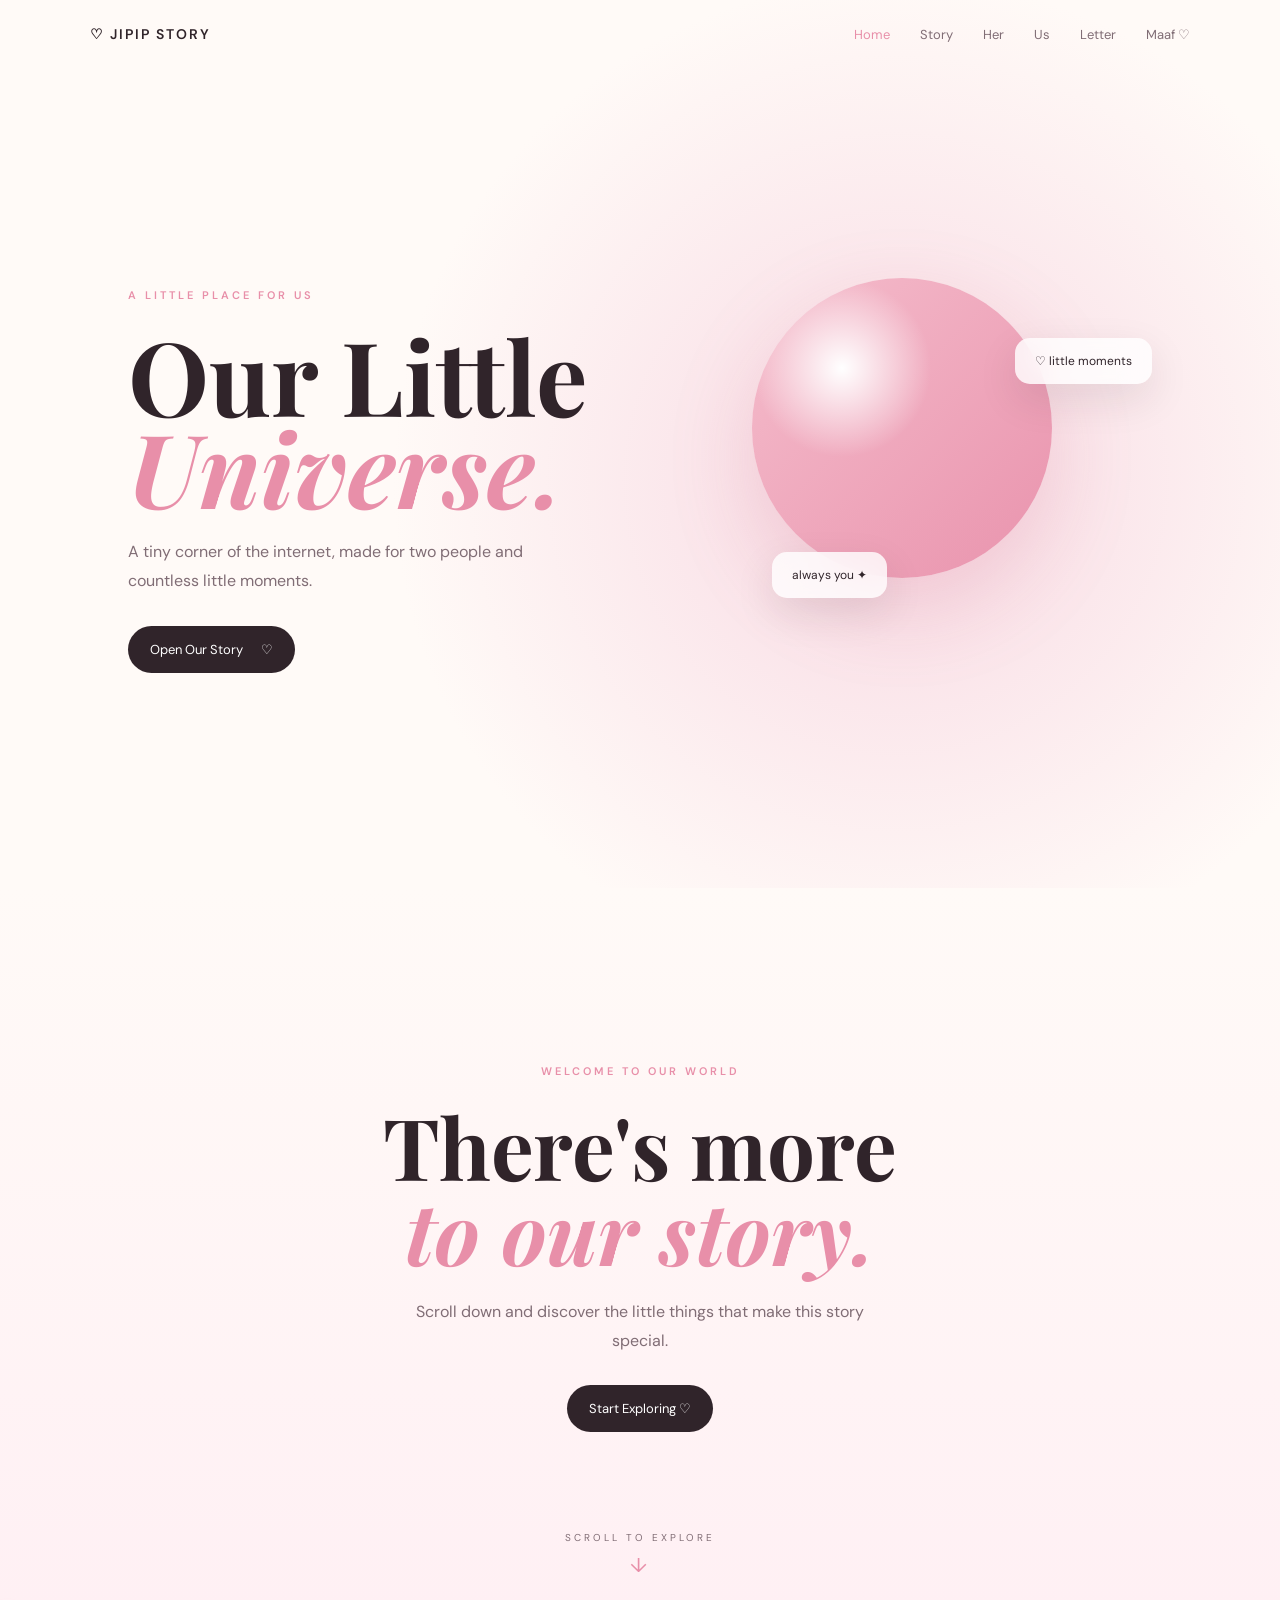
<file: index.html>
<!DOCTYPE html>
<html lang="id">

<head>
    <meta charset="UTF-8">
    <meta name="viewport" content="width=device-width, initial-scale=1.0">

    <title>Our Little Universe ♡</title>

    <!-- GOOGLE FONT -->
    <link rel="preconnect" href="https://fonts.googleapis.com">
    <link rel="preconnect" href="https://fonts.gstatic.com" crossorigin>

    <link
        href="https://fonts.googleapis.com/css2?family=DM+Sans:wght@400;500;600&family=Playfair+Display:wght@400;500;600&display=swap"
        rel="stylesheet">

    <!-- CSS -->
    <link rel="stylesheet" href="css/style.css">
</head>


<body class="home">

    <!-- FLOATING HEARTS -->
    <div id="hearts"></div>


    <!-- NAVBAR -->
    <nav>

        <div class="logo">
            ♡ JIPIP STORY
        </div>

        <div class="nav-links">

            <a href="index.html" class="active">
                Home
            </a>

            <a href="story.html">
                Story
            </a>

            <a href="her.html">
                Her
            </a>

            <a href="us.html">
                Us
            </a>

            <a href="letter.html">
                Letter
            </a>
<a href="maaf.html" class="nav-apology">Maaf ♡</a>

        </div>

    </nav>



    <!-- HERO -->
    <main class="hero">

        <div class="hero-content">

            <span class="eyebrow">
                A LITTLE PLACE FOR US
            </span>


            <h1>

                Our Little
                <br>

                <span>
                    Universe.
                </span>

            </h1>


            <p>

                A tiny corner of the internet,
                made for two people and countless
                little moments.

            </p>


            <a href="story.html" class="main-button">

                <span>
                    Open Our Story
                </span>

                <span>
                    ♡
                </span>

            </a>

        </div>



        <!-- DECORATION -->
        <div class="hero-decoration">

            <div class="orb"></div>


            <div class="floating-card card-one">

                <span>
                    ♡
                </span>

                little moments

            </div>


            <div class="floating-card card-two">

                always you ✦

            </div>

        </div>

    </main>



    <!-- SCROLL BUTTON -->
    <a href="#explore" class="scroll">

        SCROLL TO EXPLORE

        <span>
            ↓
        </span>

    </a>



    <!-- EXPLORE SECTION -->
    <section id="explore" class="explore-section">

        <span class="eyebrow">

            WELCOME TO OUR WORLD

        </span>


        <h2>

            There's more
            <br>

            <span>
                to our story.
            </span>

        </h2>


        <p>

            Scroll down and discover the little things
            that make this story special.

        </p>


        <a href="story.html" class="main-button">

            Start Exploring ♡

        </a>

    </section>



    <!-- JAVASCRIPT -->
    <script src="js/script.js"></script>

</body>

</html>
</file>
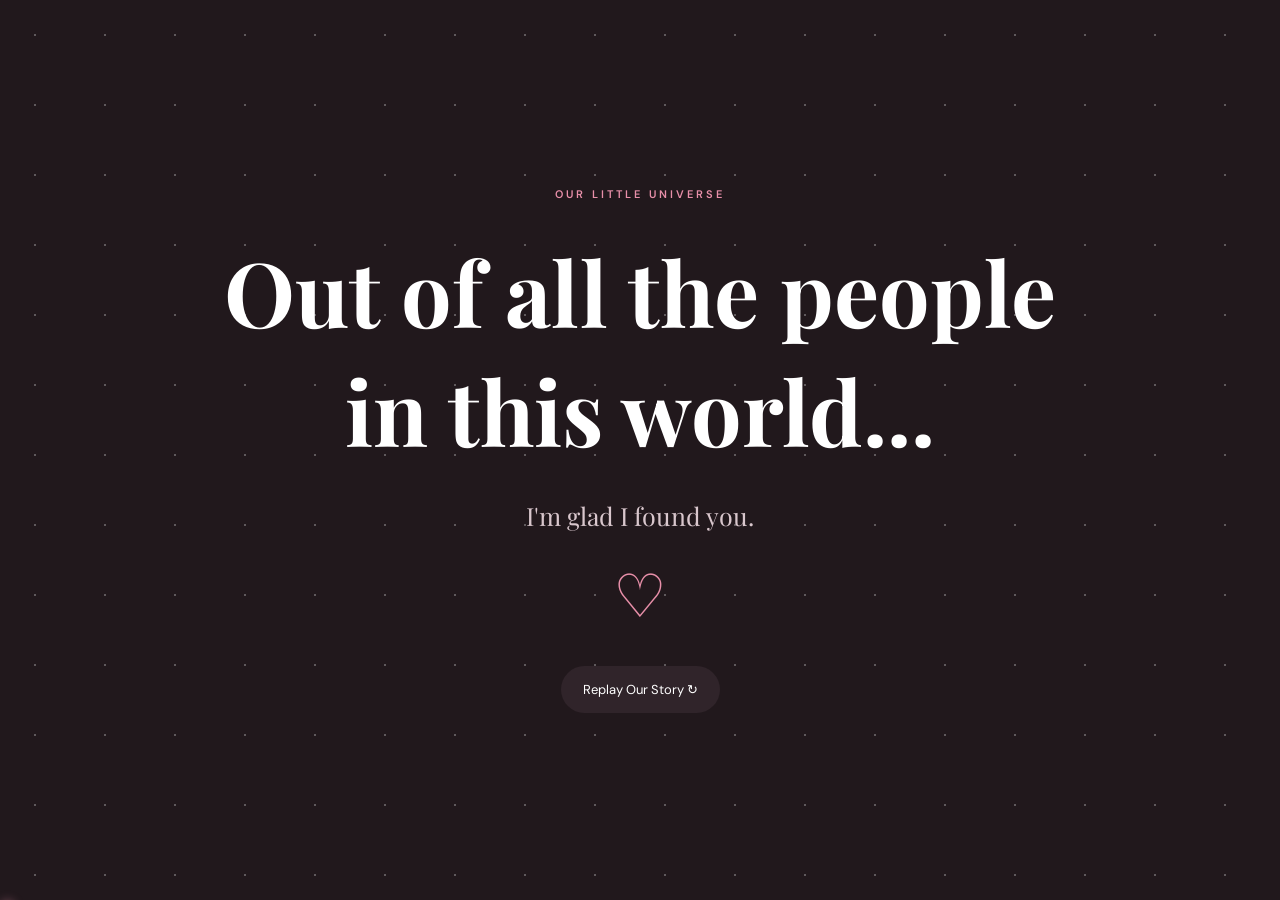
<file: ending.html>
<!DOCTYPE html>
<html lang="id">

<head>

<meta charset="UTF-8">
<meta name="viewport" content="width=device-width, initial-scale=1.0">

<title>The End ♡</title>

<link rel="preconnect" href="https://fonts.googleapis.com">
<link rel="preconnect" href="https://fonts.gstatic.com" crossorigin>

<link href="https://fonts.googleapis.com/css2?family=DM+Sans:wght@400;500;600&family=Playfair+Display:wght@400;500;600&display=swap" rel="stylesheet">

<link rel="stylesheet" href="css/style.css">

</head>


<body class="ending">

<div class="stars"></div>

<section class="ending-content">

<span class="eyebrow">
OUR LITTLE UNIVERSE
</span>

<h1 id="endingText">
Out of all the people<br>
in this world...
</h1>

<p id="endingSub">
I'm glad I found you.
</p>

<div class="heart-big">
♡
</div>

<a href="index.html" class="main-button">
Replay Our Story ↻
</a>

</section>


<script src="js/script.js"></script>

</body>
</html>
</file>
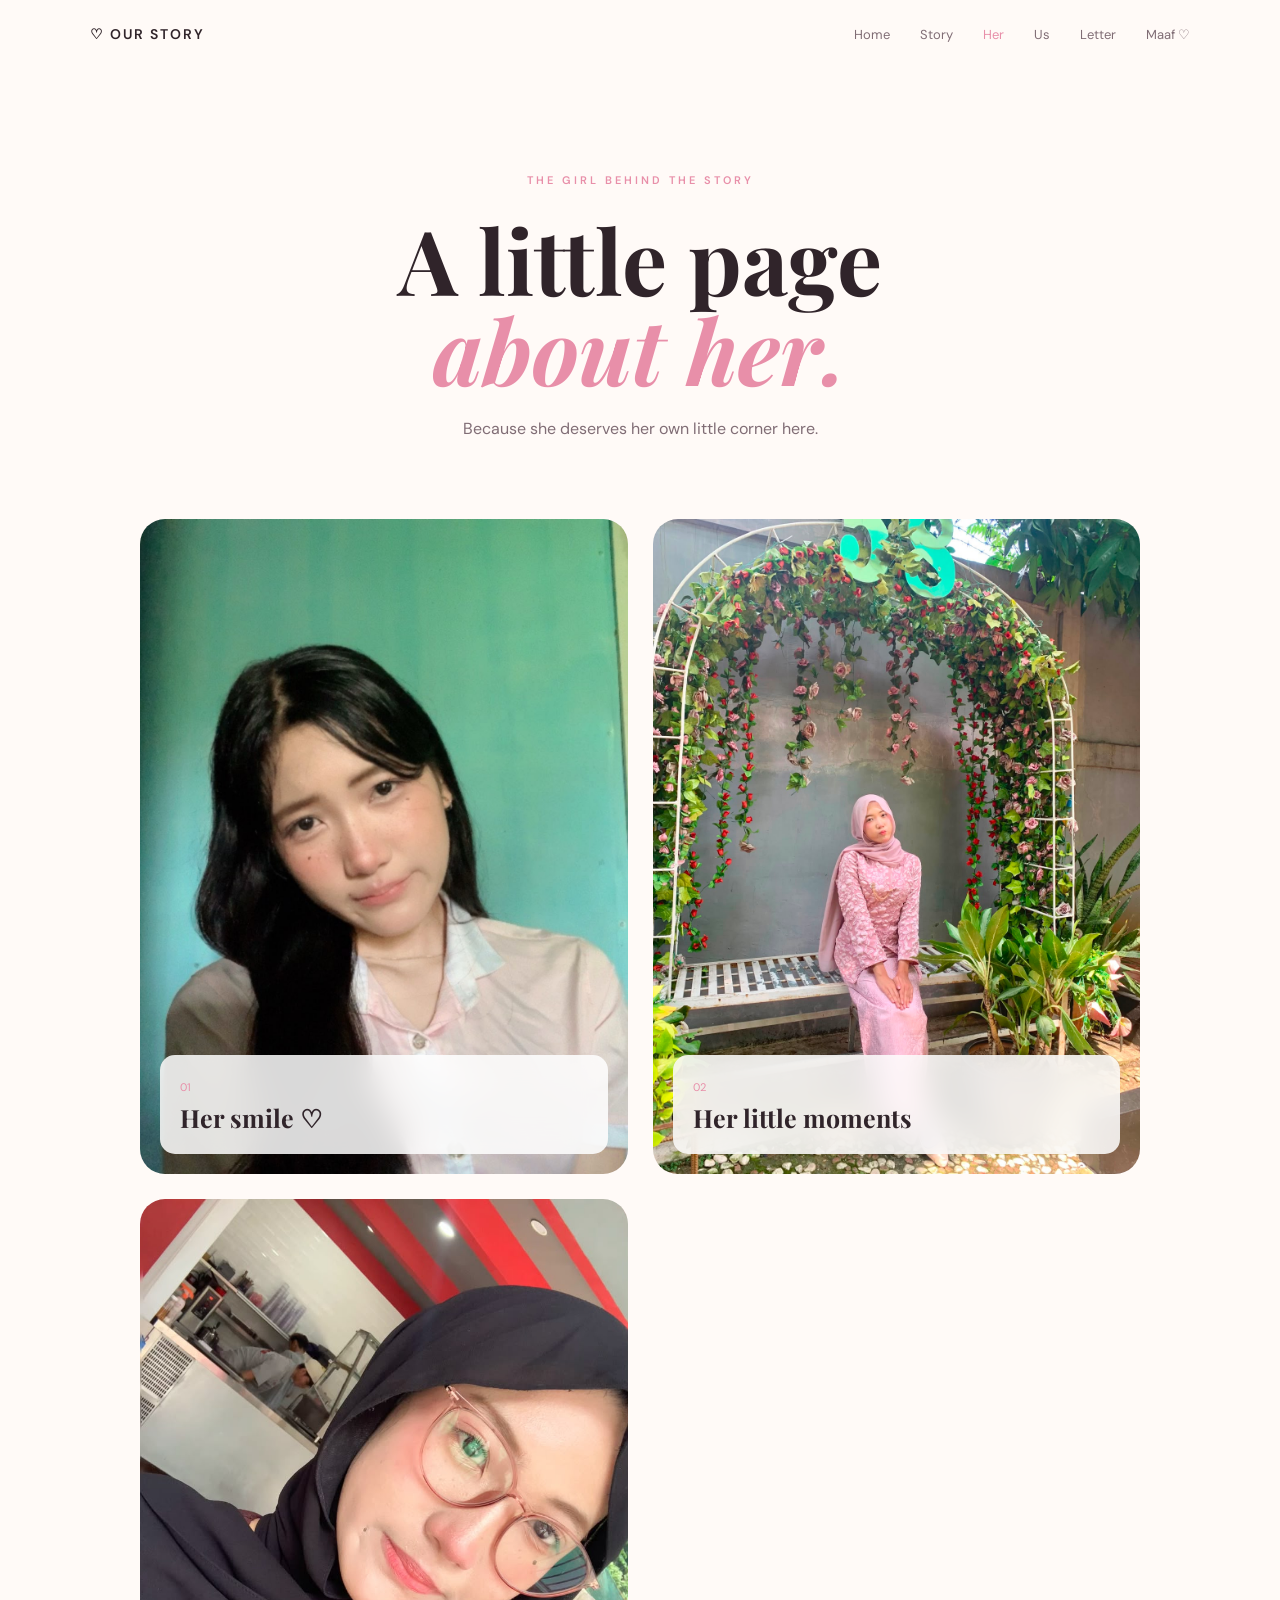
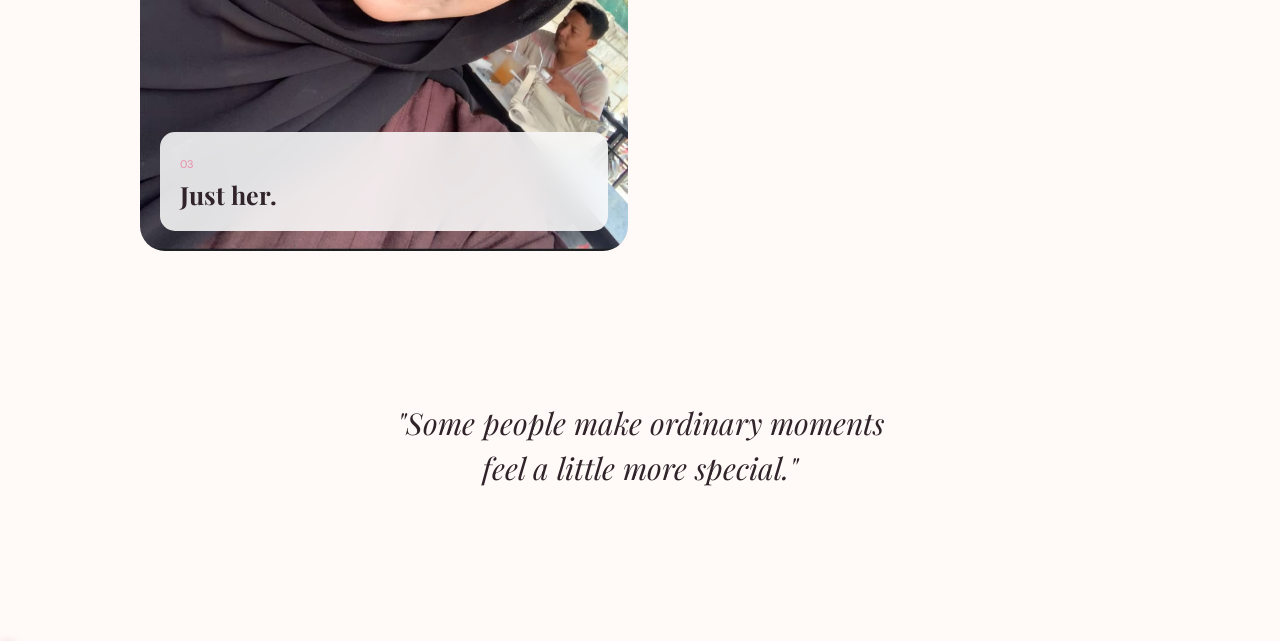
<file: her.html>
<!DOCTYPE html>
<html lang="id">
<head>

<meta charset="UTF-8">
<meta name="viewport" content="width=device-width, initial-scale=1.0">

<title>Her ♡</title>

<link rel="preconnect" href="https://fonts.googleapis.com">
<link rel="preconnect" href="https://fonts.gstatic.com" crossorigin>

<link href="https://fonts.googleapis.com/css2?family=DM+Sans:wght@400;500;600&family=Playfair+Display:wght@400;500;600&display=swap" rel="stylesheet">

<link rel="stylesheet" href="css/style.css">

</head>

<body>

<nav>

<div class="logo">♡ OUR STORY</div>

<div class="nav-links">
<a href="index.html">Home</a>
<a href="story.html">Story</a>
<a href="her.html" class="active">Her</a>
<a href="us.html">Us</a>
<a href="letter.html">Letter</a>
<a href="maaf.html" class="nav-apology">Maaf ♡</a>
</div>

</nav>


<section class="page-header">

<span class="eyebrow">THE GIRL BEHIND THE STORY</span>

<h1>
A little page<br>
<span>about her.</span>
</h1>

<p>
Because she deserves her own little corner here.
</p>

</section>


<section class="gallery">

<div class="photo-card reveal">

<img src="assets/her1.jpeg" alt="Her photo">

<div class="photo-info">
<span>01</span>
<h3>Her smile ♡</h3>
</div>

</div>


<div class="photo-card tall reveal">

<img src="assets/her2.jpeg" alt="Her photo">

<div class="photo-info">
<span>02</span>
<h3>Her little moments</h3>
</div>

</div>


<div class="photo-card reveal">

<img src="assets/her3.jpeg" alt="Her photo">

<div class="photo-info">
<span>03</span>
<h3>Just her.</h3>
</div>

</div>

</section>


<div class="center-text">

<p>
"Some people make ordinary moments<br>
feel a little more special."
</p>

</div>


<script src="js/script.js"></script>

</body>
</html>
</file>
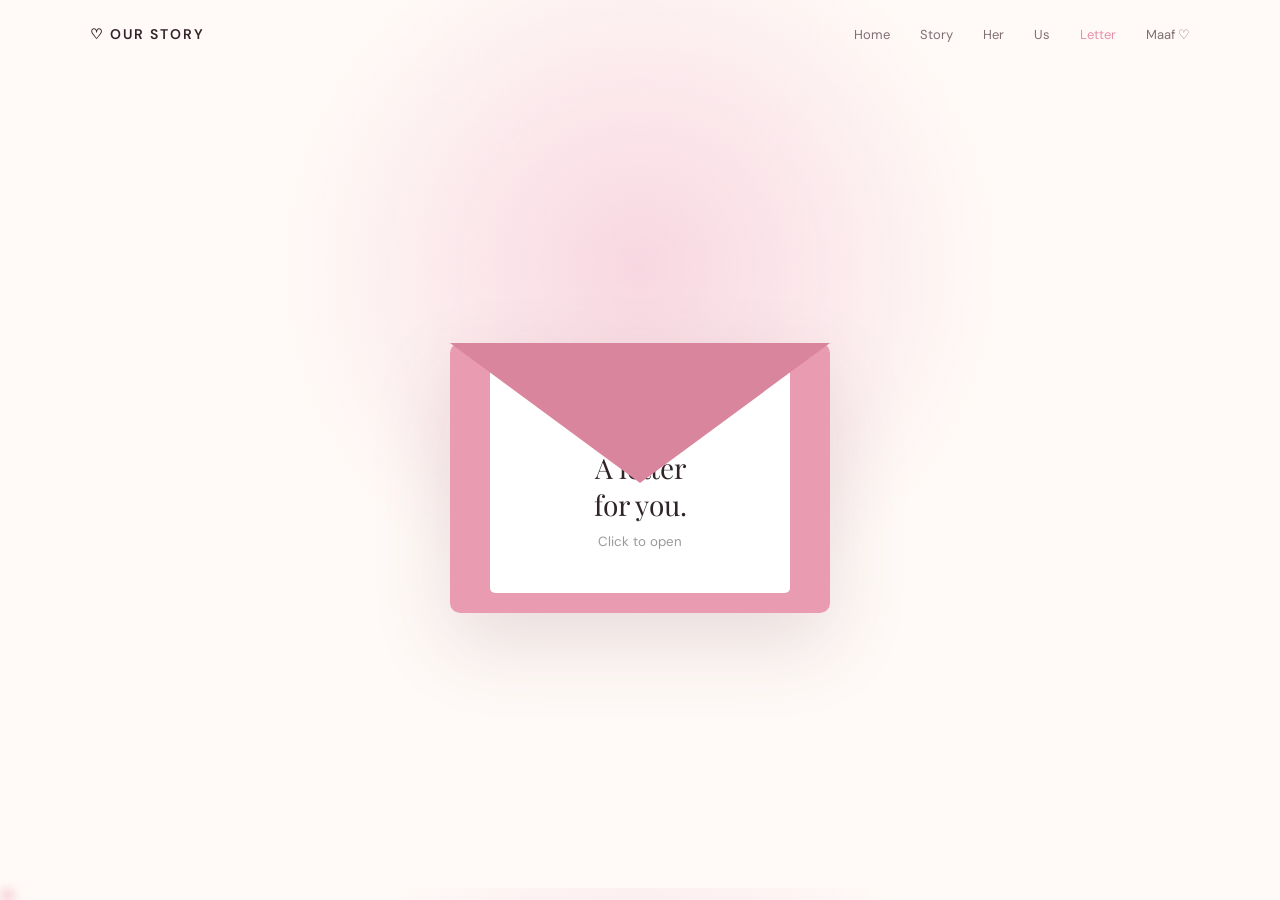
<file: letter.html>
<!DOCTYPE html>
<html lang="id">

<head>

<meta charset="UTF-8">
<meta name="viewport" content="width=device-width, initial-scale=1.0">

<title>A Letter For You ♡</title>

<link rel="preconnect" href="https://fonts.googleapis.com">
<link rel="preconnect" href="https://fonts.gstatic.com" crossorigin>

<link href="https://fonts.googleapis.com/css2?family=DM+Sans:wght@400;500;600&family=Playfair+Display:wght@400;500;600&display=swap" rel="stylesheet">

<link rel="stylesheet" href="css/style.css">

</head>


<body class="letter-page">

<nav>

<div class="logo">♡ OUR STORY</div>

<div class="nav-links">

<a href="index.html">Home</a>
<a href="story.html">Story</a>
<a href="her.html">Her</a>
<a href="us.html">Us</a>
<a href="letter.html" class="active">Letter</a>
<a href="maaf.html" class="nav-apology">Maaf ♡</a>

</div>

</nav>


<section class="letter-section">

<div id="envelope" class="envelope" onclick="openLetter()">

<div class="envelope-top"></div>

<div class="letter-paper">

<span>♡</span>

<p>
A letter<br>
for you.
</p>

<small>
Click to open
</small>

</div>

</div>


<div id="letter-content" class="letter-content">

<span class="eyebrow">A LITTLE LETTER</span>

<h1>
For You, Always.
</h1>

<div id="typing-text">

</div>

<a href="ending.html" class="main-button">
One Last Thing →
</a>

</div>

</section>


<script src="js/script.js"></script>

</body>
</html>
</file>
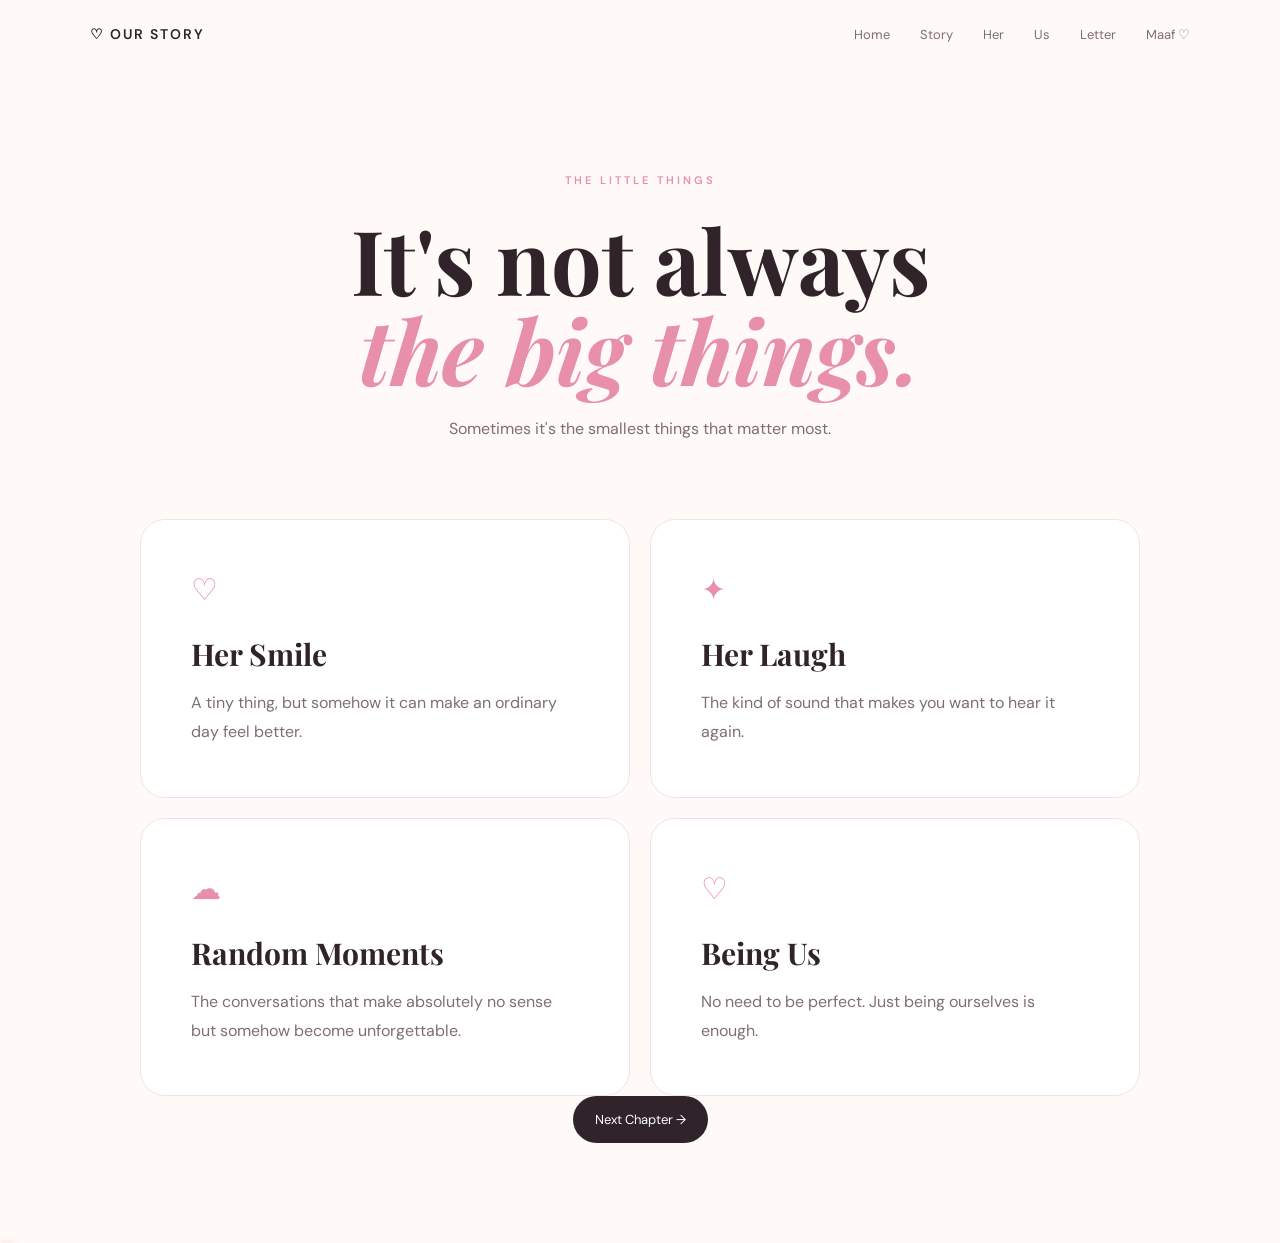
<file: little-things.html>
<!DOCTYPE html>
<html lang="id">

<head>

<meta charset="UTF-8">
<meta name="viewport" content="width=device-width, initial-scale=1.0">

<title>Little Things ♡</title>

<link rel="preconnect" href="https://fonts.googleapis.com">
<link rel="preconnect" href="https://fonts.gstatic.com" crossorigin>

<link href="https://fonts.googleapis.com/css2?family=DM+Sans:wght@400;500;600&family=Playfair+Display:wght@400;500;600&display=swap" rel="stylesheet">

<link rel="stylesheet" href="css/style.css">

</head>


<body>

<nav>

<div class="logo">♡ OUR STORY</div>

<div class="nav-links">

<a href="index.html">Home</a>
<a href="story.html">Story</a>
<a href="her.html">Her</a>
<a href="us.html">Us</a>
<a href="letter.html">Letter</a>
<a href="maaf.html" class="nav-apology">Maaf ♡</a>

</div>

</nav>


<section class="page-header">

<span class="eyebrow">THE LITTLE THINGS</span>

<h1>
It's not always<br>
<span>the big things.</span>
</h1>

<p>
Sometimes it's the smallest things that matter most.
</p>

</section>


<section class="things">

<div class="thing-card reveal">

<div class="thing-icon">♡</div>

<h3>Her Smile</h3>

<p>
A tiny thing, but somehow
it can make an ordinary day
feel better.
</p>

</div>


<div class="thing-card reveal">

<div class="thing-icon">✦</div>

<h3>Her Laugh</h3>

<p>
The kind of sound that makes
you want to hear it again.
</p>

</div>


<div class="thing-card reveal">

<div class="thing-icon">☁</div>

<h3>Random Moments</h3>

<p>
The conversations that make
absolutely no sense but somehow
become unforgettable.
</p>

</div>


<div class="thing-card reveal">

<div class="thing-icon">♡</div>

<h3>Being Us</h3>

<p>
No need to be perfect.
Just being ourselves is enough.
</p>

</div>

</section>


<div class="center-button">

<a href="why-you.html" class="main-button">
Next Chapter →
</a>

</div>


<script src="js/script.js"></script>

</body>
</html>
</file>
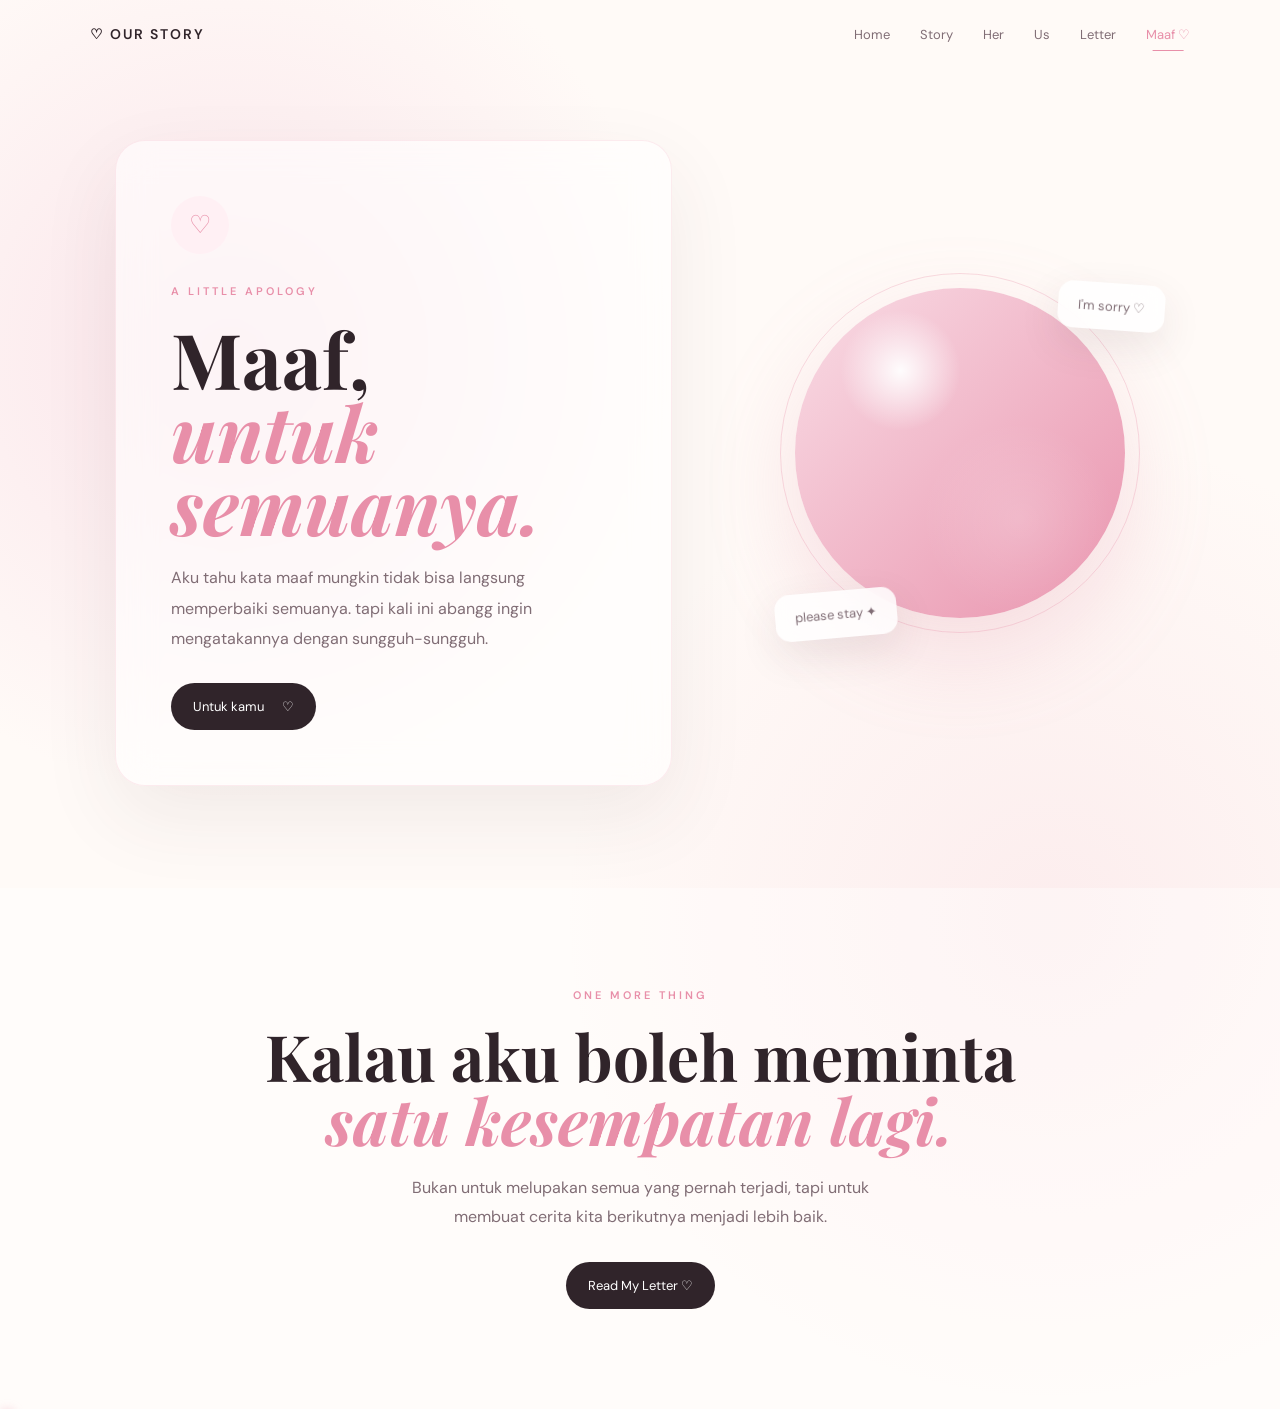
<file: maaf.html>
<!DOCTYPE html>
<html lang="id">
<head>
<meta charset="UTF-8">
<meta name="viewport" content="width=device-width, initial-scale=1.0">
<title>Maaf ♡</title>
<link rel="preconnect" href="https://fonts.googleapis.com">
<link rel="preconnect" href="https://fonts.gstatic.com" crossorigin>
<link href="https://fonts.googleapis.com/css2?family=DM+Sans:wght@400;500;600&family=Playfair+Display:wght@400;500;600&display=swap" rel="stylesheet">
<link rel="stylesheet" href="css/style.css">
</head>
<body class="apology-page">
<div id="hearts"></div>
<nav>
<div class="logo">♡ OUR STORY</div>
<div class="nav-links">
<a href="index.html">Home</a>
<a href="story.html">Story</a>
<a href="her.html">Her</a>
<a href="us.html">Us</a>
<a href="letter.html">Letter</a>
<a href="maaf.html" class="active nav-apology">Maaf ♡</a>
</div>
</nav>
<section class="apology-hero">
<div class="apology-card reveal">
<span class="apology-heart">♡</span>
<span class="eyebrow">A LITTLE APOLOGY</span>
<h1>Maaf,<br><span>untuk semuanya.</span></h1>
<p class="apology-intro">Aku tahu kata maaf mungkin tidak bisa langsung memperbaiki semuanya. tapi kali ini abangg ingin mengatakannya dengan sungguh-sungguh.</p>
<button class="apology-button" onclick="openApology()"><span>Untuk kamu</span><span>♡</span></button>
<div id="apology-message" class="apology-message">
<p>maaf kalau selama ini masih ada kata-kata, sikap, atau kesalahan abangg yang pernah bikin kamu kecewa, sedih, atau merasa tidak cukup dihargai.</p>
<p>abang tidak mau mencari alasan. abng cuma ingin dedee tahu kalau abangg sadar, abang menyesal, dan abangg ingin belajar menjadi lebih baik untuk kita.</p>
<p>Terima kasih karena dede sudah bertahan, sudah sabar, dan masih mau mendengarkan abang. Kalau ada satu hal yang ingin abang jaga setelah ini, itu adalah kamu dan cerita kita untuk masa depan kita.</p>
<div class="apology-signature">Dengan tulus,<br><strong>mas mas prik ♡</strong></div>
</div>
</div>
<div class="apology-decoration" aria-hidden="true">
<div class="apology-orb"></div>
<div class="apology-note note-one">I'm sorry ♡</div>
<div class="apology-note note-two">please stay ✦</div>
<div class="apology-ring"></div>
</div>
</section>
<section class="forgive-section">
<span class="eyebrow">ONE MORE THING</span>
<h2>Kalau aku boleh meminta<br><span>satu kesempatan lagi.</span></h2>
<p>Bukan untuk melupakan semua yang pernah terjadi, tapi untuk membuat cerita kita berikutnya menjadi lebih baik.</p>
<a href="letter.html" class="main-button">Read My Letter ♡</a>
</section>
<script src="js/script.js"></script>
<script>
function openApology() {
    const message = document.getElementById('apology-message');
    const button = document.querySelector('.apology-button');
    if (!message || !button) return;
    message.classList.toggle('show');
    button.classList.toggle('opened');
    if (message.classList.contains('show')) {
        button.querySelector('span:first-child').textContent = 'Terima kasih sudah membaca';
        setTimeout(() => message.scrollIntoView({ behavior: 'smooth', block: 'center' }), 150);
    } else {
        button.querySelector('span:first-child').textContent = 'Untuk kamu';
    }
}
</script>
</body>
</html>
</file>
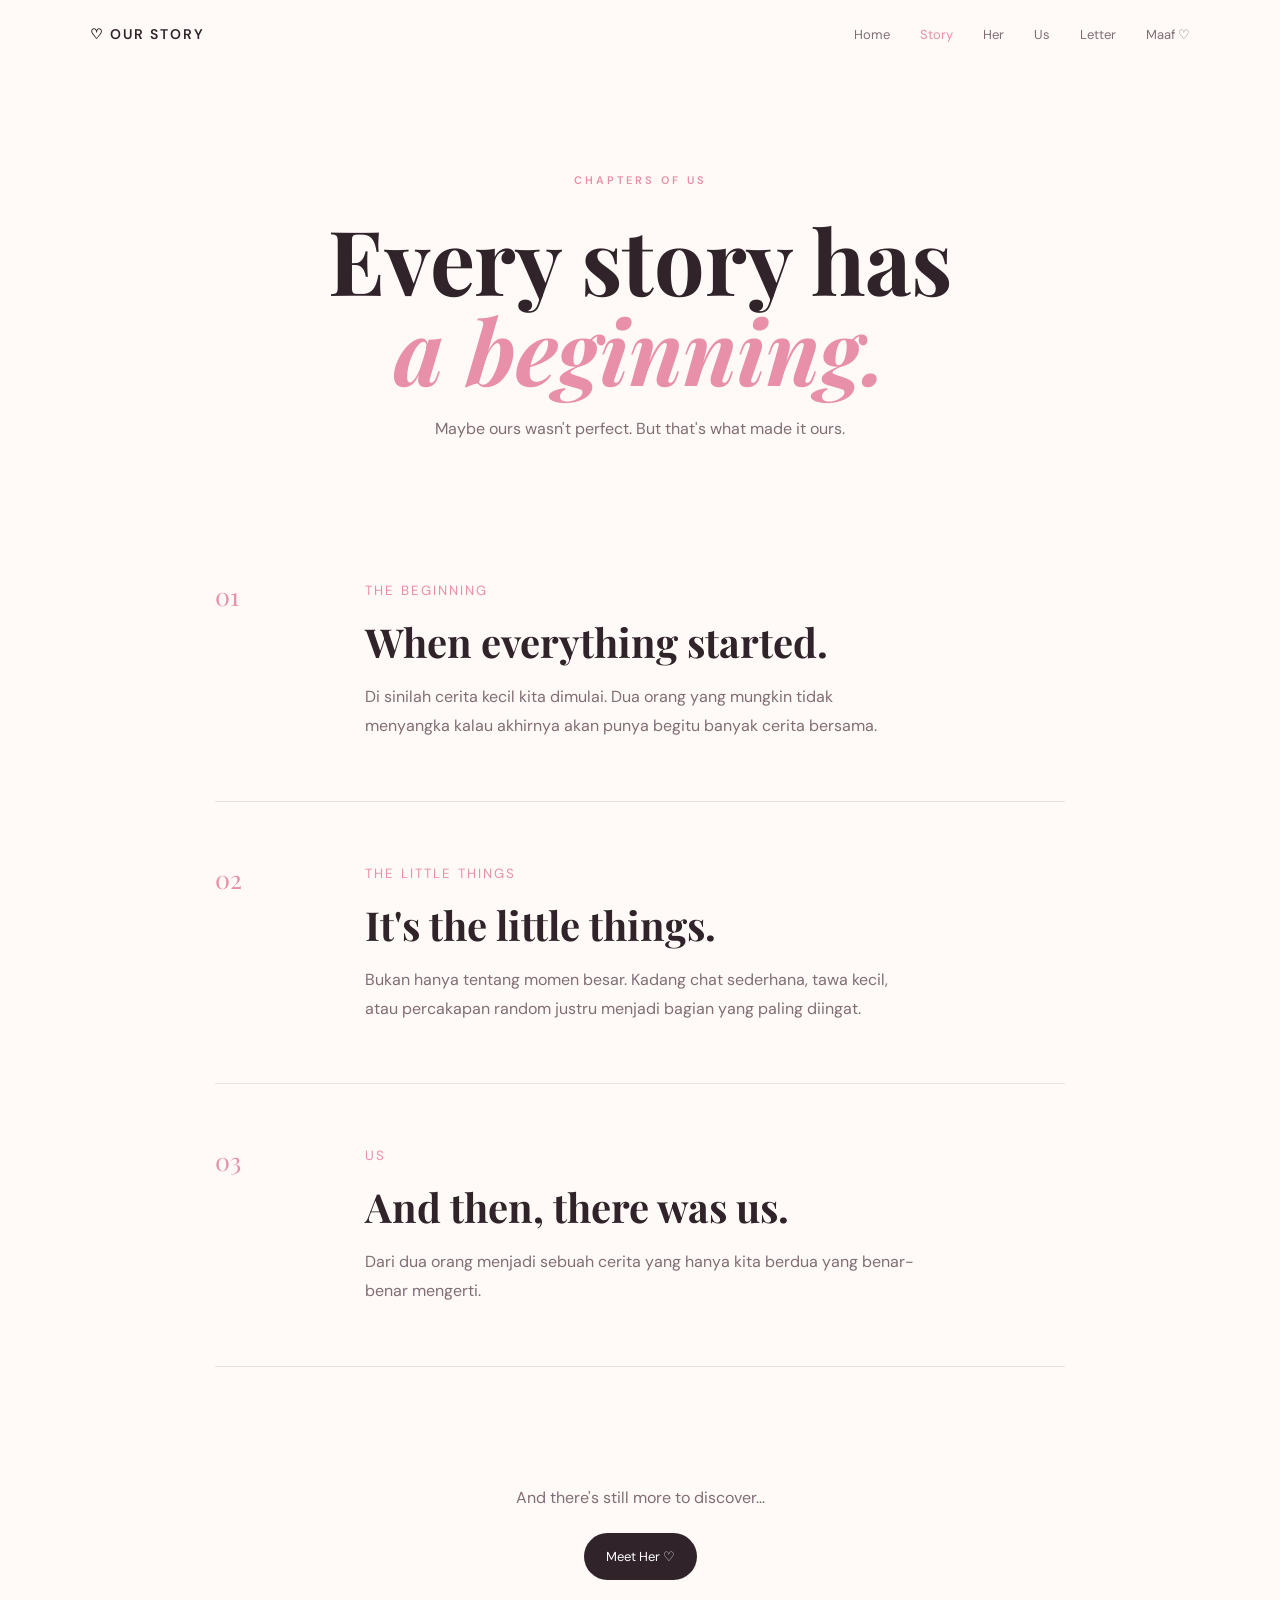
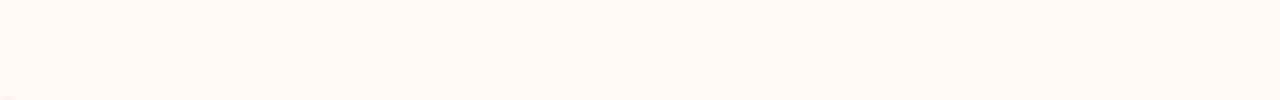
<file: story.html>
<!DOCTYPE html>
<html lang="id">
<head>
    <meta charset="UTF-8">
    <meta name="viewport" content="width=device-width, initial-scale=1.0">

    <title>Our Story ♡</title>

    <link rel="preconnect" href="https://fonts.googleapis.com">
    <link rel="preconnect" href="https://fonts.gstatic.com" crossorigin>
    <link href="https://fonts.googleapis.com/css2?family=DM+Sans:wght@400;500;600&family=Playfair+Display:wght@400;500;600&display=swap" rel="stylesheet">

    <link rel="stylesheet" href="css/style.css">
</head>

<body>

<nav>
    <div class="logo">♡ OUR STORY</div>

    <div class="nav-links">
        <a href="index.html">Home</a>
        <a href="story.html" class="active">Story</a>
        <a href="her.html">Her</a>
        <a href="us.html">Us</a>
        <a href="letter.html">Letter</a>
<a href="maaf.html" class="nav-apology">Maaf ♡</a>
    </div>
</nav>

<section class="page-header">

    <span class="eyebrow">CHAPTERS OF US</span>

    <h1>
        Every story has<br>
        <span>a beginning.</span>
    </h1>

    <p>
        Maybe ours wasn't perfect.
        But that's what made it ours.
    </p>

</section>

<section class="timeline">

    <div class="timeline-item reveal">
        <div class="number">01</div>

        <div class="timeline-content">
            <small>THE BEGINNING</small>

            <h2>When everything started.</h2>

            <p>
                Di sinilah cerita kecil kita dimulai.
                Dua orang yang mungkin tidak menyangka
                kalau akhirnya akan punya begitu banyak
                cerita bersama.
            </p>
        </div>
    </div>


    <div class="timeline-item reveal">
        <div class="number">02</div>

        <div class="timeline-content">
            <small>THE LITTLE THINGS</small>

            <h2>It's the little things.</h2>

            <p>
                Bukan hanya tentang momen besar.
                Kadang chat sederhana, tawa kecil,
                atau percakapan random justru menjadi
                bagian yang paling diingat.
            </p>
        </div>
    </div>


    <div class="timeline-item reveal">
        <div class="number">03</div>

        <div class="timeline-content">
            <small>US</small>

            <h2>And then, there was us.</h2>

            <p>
                Dari dua orang menjadi sebuah cerita
                yang hanya kita berdua yang benar-benar
                mengerti.
            </p>
        </div>
    </div>

</section>

<section class="next-section">

    <p>And there's still more to discover...</p>

    <a href="her.html" class="main-button">
        Meet Her ♡
    </a>

</section>

<script src="js/script.js"></script>

</body>
</html>
</file>
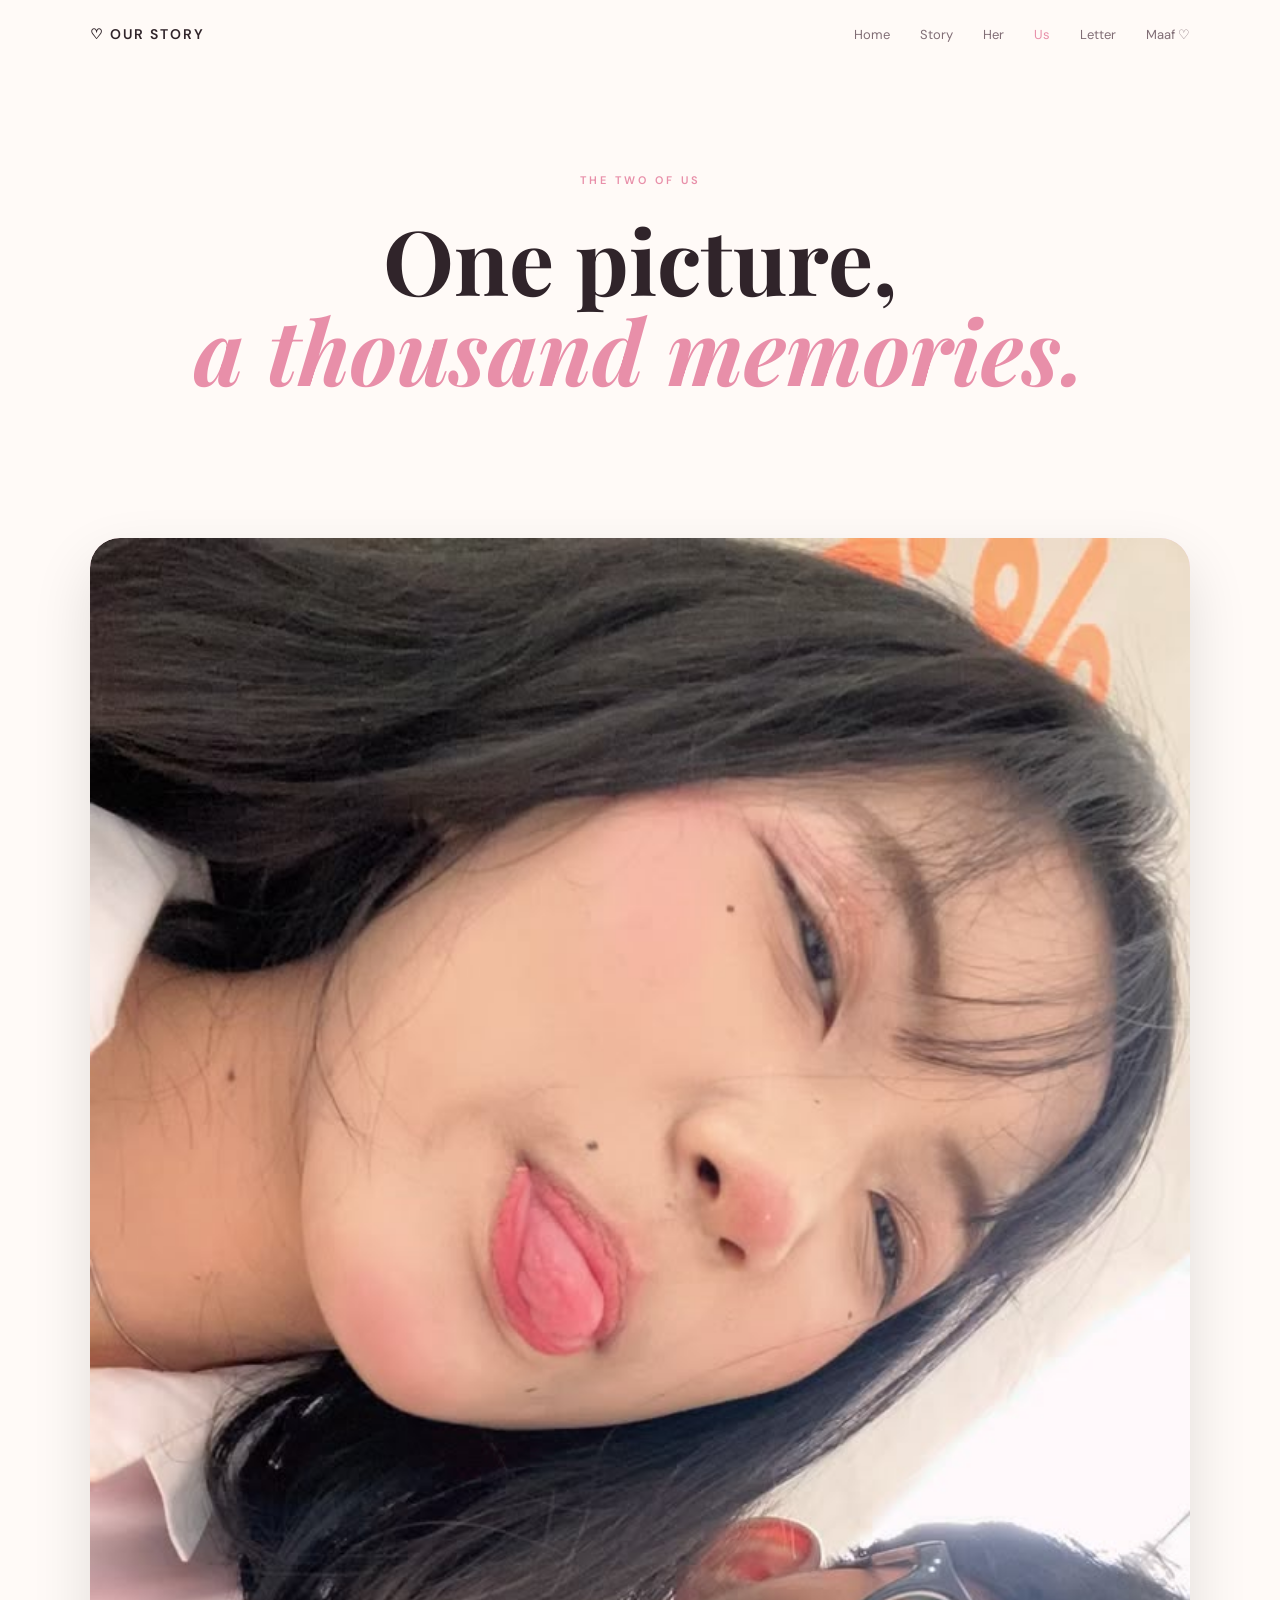
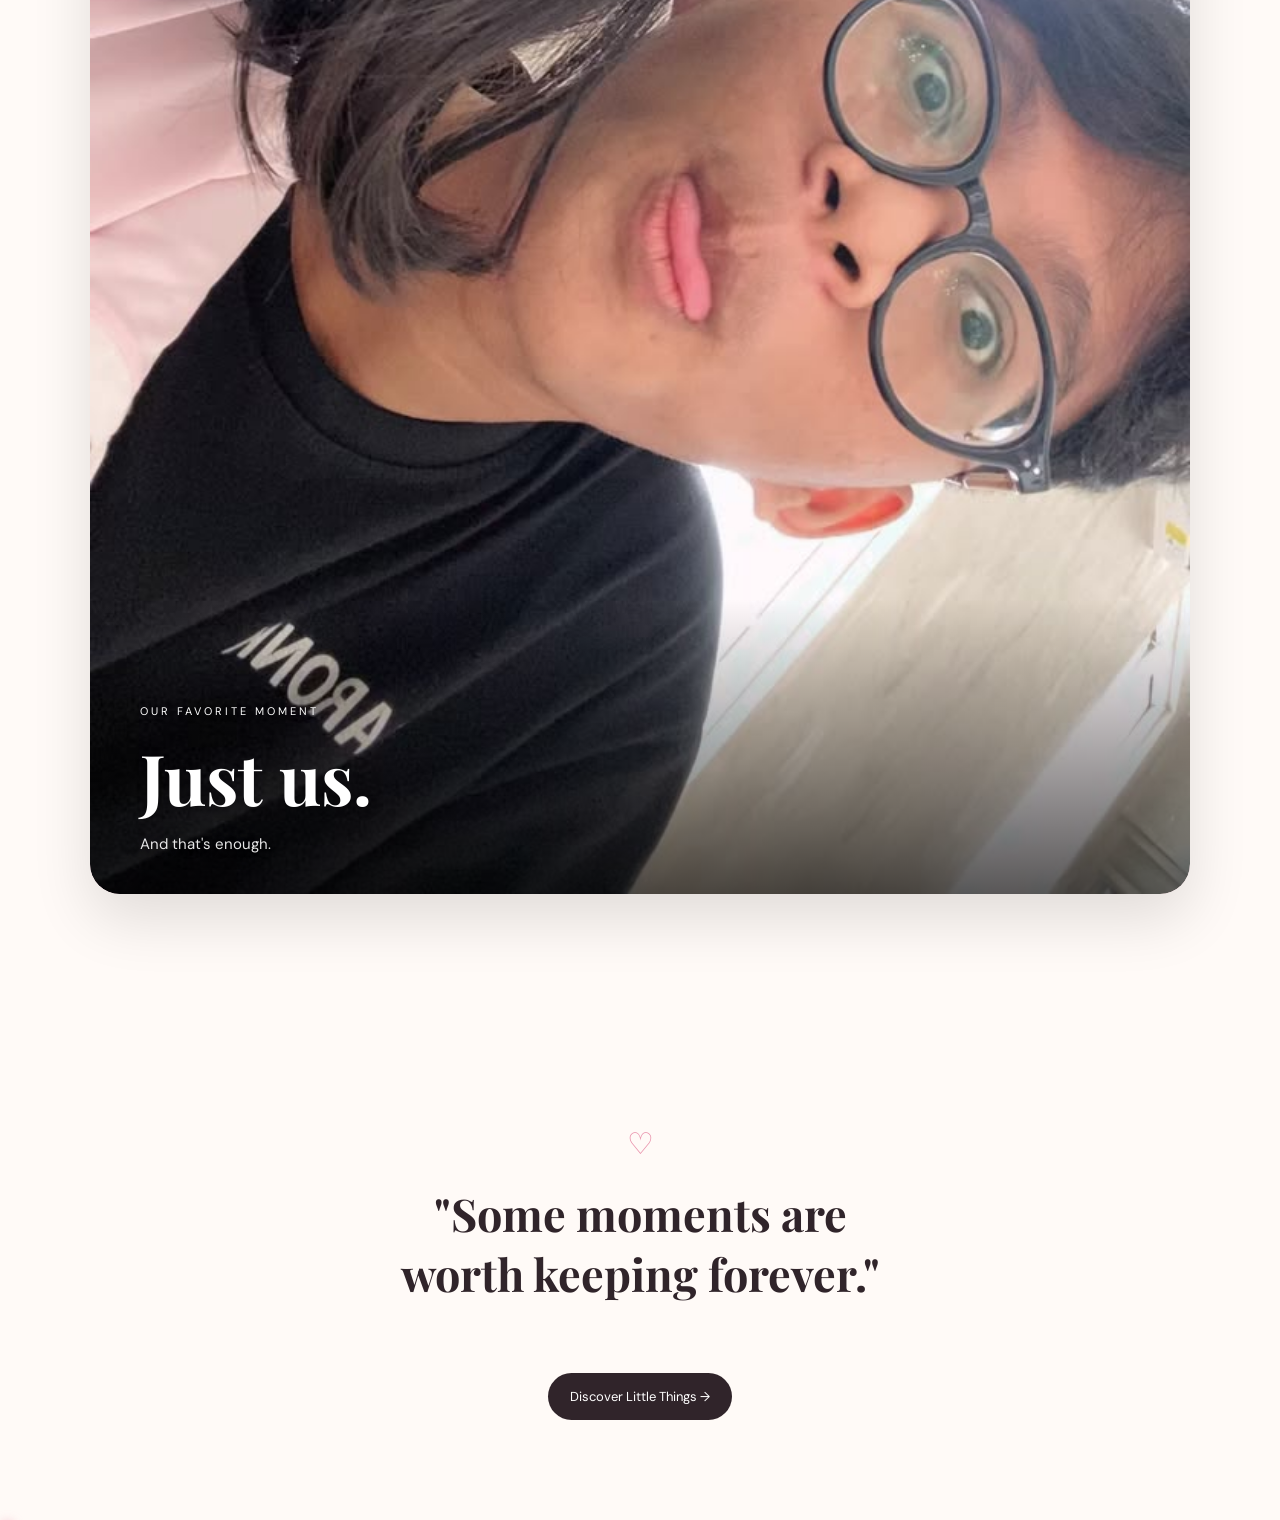
<file: us.html>
<!DOCTYPE html>
<html lang="id">

<head>

<meta charset="UTF-8">
<meta name="viewport" content="width=device-width, initial-scale=1.0">

<title>Us ♡</title>

<link rel="preconnect" href="https://fonts.googleapis.com">
<link rel="preconnect" href="https://fonts.gstatic.com" crossorigin>

<link href="https://fonts.googleapis.com/css2?family=DM+Sans:wght@400;500;600&family=Playfair+Display:wght@400;500;600&display=swap" rel="stylesheet">

<link rel="stylesheet" href="css/style.css">

</head>


<body>

<nav>

<div class="logo">♡ OUR STORY</div>

<div class="nav-links">

<a href="index.html">Home</a>
<a href="story.html">Story</a>
<a href="her.html">Her</a>
<a href="us.html" class="active">Us</a>
<a href="letter.html">Letter</a>
<a href="maaf.html" class="nav-apology">Maaf ♡</a>

</div>

</nav>


<section class="page-header">

<span class="eyebrow">THE TWO OF US</span>

<h1>
One picture,<br>
<span>a thousand memories.</span>
</h1>

</section>


<section class="us-photo">

<div class="main-photo reveal">

<img src="assets/us1.jpeg" alt="Our photo">

<div class="photo-overlay">

<span>OUR FAVORITE MOMENT</span>

<h2>
Just us.
</h2>

<p>
And that's enough.
</p>

</div>

</div>

</section>


<section class="quote">

<span>♡</span>

<h2>
"Some moments are<br>
worth keeping forever."
</h2>

</section>


<div class="center-button">

<a href="little-things.html" class="main-button">
Discover Little Things →
</a>

</div>


<script src="js/script.js"></script>

</body>
</html>
</file>
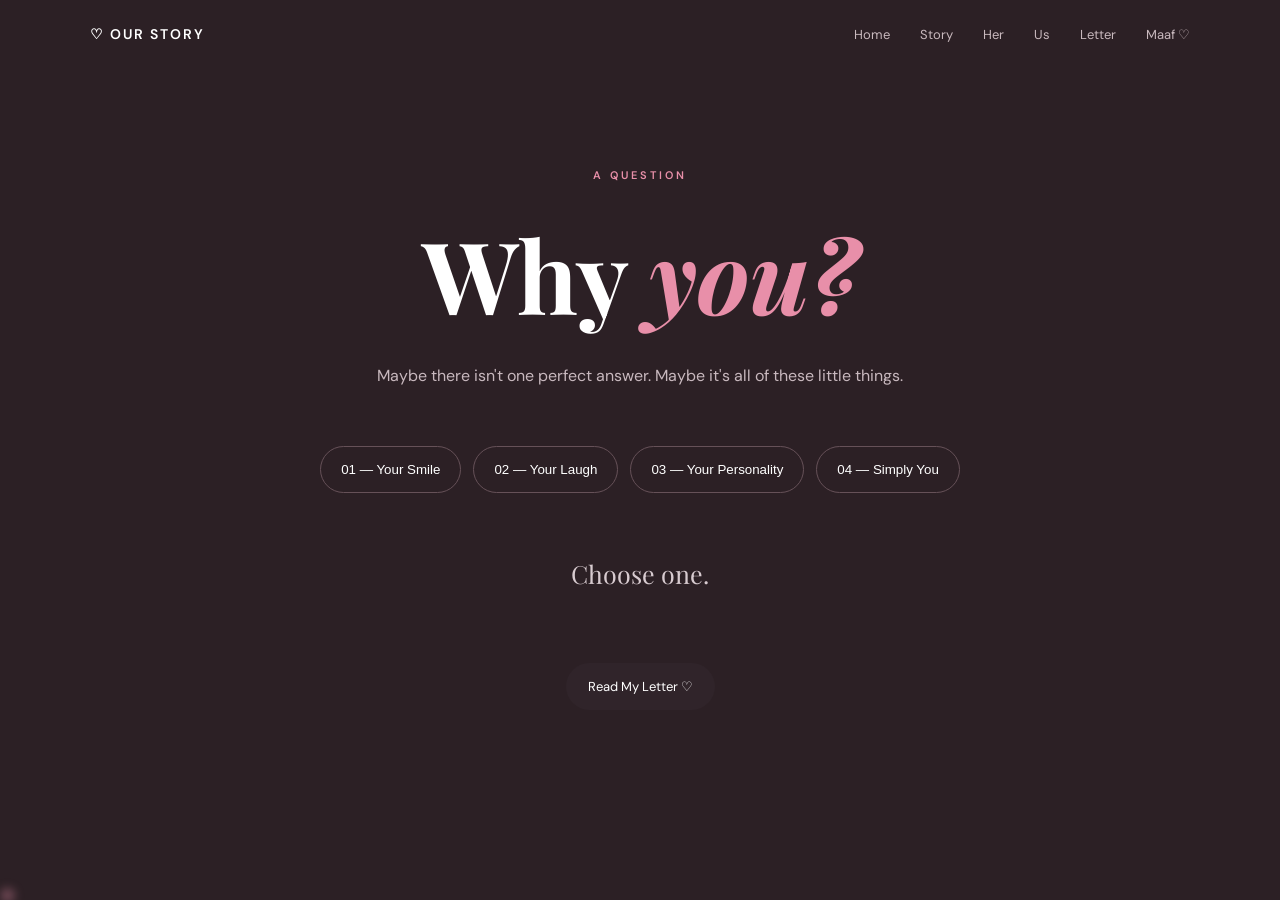
<file: why-you.html>
<!DOCTYPE html>
<html lang="id">

<head>

<meta charset="UTF-8">
<meta name="viewport" content="width=device-width, initial-scale=1.0">

<title>Why You ♡</title>

<link rel="preconnect" href="https://fonts.googleapis.com">
<link rel="preconnect" href="https://fonts.gstatic.com" crossorigin>

<link href="https://fonts.googleapis.com/css2?family=DM+Sans:wght@400;500;600&family=Playfair+Display:wght@400;500;600&display=swap" rel="stylesheet">

<link rel="stylesheet" href="css/style.css">

</head>


<body class="dark-page">

<nav>

<div class="logo">♡ OUR STORY</div>

<div class="nav-links">

<a href="index.html">Home</a>
<a href="story.html">Story</a>
<a href="her.html">Her</a>
<a href="us.html">Us</a>
<a href="letter.html">Letter</a>
<a href="maaf.html" class="nav-apology">Maaf ♡</a>

</div>

</nav>


<section class="why">

<span class="eyebrow">A QUESTION</span>

<h1>
Why <span>you?</span>
</h1>

<p class="why-intro">
Maybe there isn't one perfect answer.
Maybe it's all of these little things.
</p>


<div class="reasons">

<button onclick="showReason('smile')">
01 — Your Smile
</button>

<button onclick="showReason('laugh')">
02 — Your Laugh
</button>

<button onclick="showReason('personality')">
03 — Your Personality
</button>

<button onclick="showReason('everything')">
04 — Simply You
</button>

</div>


<div id="reason-box" class="reason-box">

<p>
Choose one.
</p>

</div>


<a href="letter.html" class="main-button">
Read My Letter ♡
</a>

</section>


<script src="js/script.js"></script>

</body>
</html>
</file>
<file: css/style.css>
:root {
    --pink: #e88fa9;
    --pink-light: #f9dce5;
    --pink-soft: #fff0f4;
    --cream: #fffaf7;
    --dark: #30242a;
    --muted: #806d75;
    --white: #ffffff;
}


/* ================= RESET ================= */

* {
    margin: 0;
    padding: 0;
    box-sizing: border-box;
}

html {
    scroll-behavior: smooth;
}

body {
    font-family: "DM Sans", sans-serif;
    background: var(--cream);
    color: var(--dark);
    overflow-x: hidden;
}

body::selection {
    background: var(--pink);
    color: white;
}


/* ================= NAVBAR ================= */

nav {
    width: 100%;
    padding: 25px 7%;

    display: flex;
    justify-content: space-between;
    align-items: center;

    position: relative;
    z-index: 100;
}

.logo {
    font-weight: 600;
    letter-spacing: 2px;
    font-size: 14px;
}

.nav-links {
    display: flex;
    gap: 30px;
}

.nav-links a {
    text-decoration: none;
    color: var(--muted);
    font-size: 13px;
    transition: .3s;
}

.nav-links a:hover,
.nav-links a.active {
    color: var(--pink);
}


/* ================= COMMON ================= */

.eyebrow {
    font-size: 11px;
    letter-spacing: 3px;
    color: var(--pink);
    font-weight: 600;
}

h1,
h2,
h3 {
    font-family: "Playfair Display", serif;
}

.main-button {
    display: inline-flex;
    align-items: center;
    gap: 18px;

    padding: 15px 22px;

    background: var(--dark);
    color: white;

    text-decoration: none;

    border-radius: 50px;

    font-size: 13px;

    transition: .4s;
}

.main-button:hover {
    transform: translateY(-4px);

    box-shadow:
        0 15px 35px rgba(80, 45, 55, .2);
}


/* ================= HOME ================= */

.home {
    min-height: 100vh;

    position: relative;

    background:
        radial-gradient(
            circle at 70% 30%,
            #f8d9e3,
            transparent 35%
        ),
        var(--cream);
}

.hero {
    min-height: calc(100vh - 80px);

    display: flex;
    align-items: center;
    justify-content: space-between;

    padding: 0 10%;

    position: relative;
}

.hero-content {
    max-width: 600px;

    animation: fadeUp 1s ease;
}

.hero h1 {
    font-size: clamp(60px, 8vw, 110px);

    line-height: .9;

    margin: 25px 0;
}

.hero h1 span {
    color: var(--pink);
    font-style: italic;
}

.hero p {
    max-width: 430px;

    line-height: 1.8;

    color: var(--muted);

    margin-bottom: 30px;
}


/* ================= HERO ORB ================= */

.hero-decoration {
    position: relative;

    width: 400px;
    height: 400px;
}

.orb {
    width: 300px;
    height: 300px;

    border-radius: 50%;

    background:
        radial-gradient(
            circle at 30% 30%,
            white,
            transparent 30%
        ),
        linear-gradient(
            135deg,
            #f5bdcc,
            #e993ad
        );

    box-shadow:
        0 30px 80px rgba(220, 130, 155, .25);

    animation:
        float 5s ease-in-out infinite;
}

.floating-card {
    position: absolute;

    padding: 15px 20px;

    background: rgba(255,255,255,.8);

    backdrop-filter: blur(15px);

    border-radius: 15px;

    box-shadow:
        0 15px 40px rgba(50,30,40,.1);

    font-size: 12px;
}

.card-one {
    top: 60px;
    right: 0;
}

.card-two {
    bottom: 80px;
    left: 20px;
}


/* ================= PAGE HEADER ================= */

.page-header {
    text-align: center;

    padding: 100px 20px 80px;
}

.page-header h1 {
    font-size: clamp(50px, 7vw, 90px);

    line-height: 1;

    margin: 25px 0;
}

.page-header h1 span {
    color: var(--pink);
    font-style: italic;
}

.page-header p {
    color: var(--muted);
}


/* ================= STORY ================= */

.timeline {
    width: min(850px, 90%);

    margin: auto;
}

.timeline-item {
    display: grid;

    grid-template-columns: 100px 1fr;

    gap: 50px;

    padding: 60px 0;

    border-bottom:
        1px solid #eadfe2;
}

.number {
    font-family: "Playfair Display";

    color: var(--pink);

    font-size: 25px;
}

.timeline-content small {
    color: var(--pink);

    letter-spacing: 2px;
}

.timeline-content h2 {
    font-size: 40px;

    margin: 15px 0;
}

.timeline-content p {
    line-height: 1.8;

    color: var(--muted);

    max-width: 550px;
}

.next-section {
    text-align: center;

    padding: 120px 20px;
}

.next-section p {
    color: var(--muted);

    margin-bottom: 25px;
}


/* ================= GALLERY ================= */

.gallery {
    width: min(1000px, 90%);

    margin: auto;

    display: grid;

    grid-template-columns: 1fr 1fr;

    gap: 25px;
}

.photo-card {
    position: relative;

    overflow: hidden;

    border-radius: 25px;

    min-height: 400px;

    cursor: pointer;
}

.photo-card.tall {
    transform: translateY(80px);
}

.photo-card img {
    width: 100%;
    height: 100%;

    object-fit: cover;

    transition: .7s;
}

.photo-card:hover img {
    transform: scale(1.08);
}

.photo-info {
    position: absolute;

    bottom: 20px;
    left: 20px;
    right: 20px;

    padding: 20px;

    background: rgba(255,255,255,.85);

    backdrop-filter: blur(15px);

    border-radius: 15px;
}

.photo-info span {
    color: var(--pink);

    font-size: 11px;
}

.photo-info h3 {
    font-size: 25px;

    margin-top: 5px;
}

.center-text {
    text-align: center;

    padding: 150px 20px;
}

.center-text p {
    font-family: "Playfair Display";

    font-style: italic;

    font-size: 30px;

    line-height: 1.5;
}


/* ================= US ================= */

.us-photo {
    width: 100%;

    padding:
        40px 6% 80px;
}

.main-photo {
    width: 100%;

    max-width: 1100px;

    margin: 0 auto;

    position: relative;

    overflow: hidden;

    border-radius: 30px;

    background: #f8d9e3;

    box-shadow:
        0 25px 60px rgba(0, 0, 0, 0.12);
}


/* FOTO US */

.main-photo img {
    width: 100%;

    height: auto;

    display: block;

    object-fit: contain;

    border-radius: 30px;

    transition: 1s;
}


/* FOTO HOVER */

.main-photo:hover img {
    transform: scale(1.03);
}


/* OVERLAY FOTO */

.photo-overlay {
    position: absolute;

    left: 0;
    right: 0;
    bottom: 0;

    padding:
        100px 50px 40px;

    color: white;

    background:
        linear-gradient(
            transparent,
            rgba(0, 0, 0, 0.65)
        );

    border-radius:
        0 0 30px 30px;

    text-shadow:
        0 2px 10px rgba(0,0,0,.3);
}

.photo-overlay span {
    font-size: 11px;

    letter-spacing: 3px;

    text-transform: uppercase;
}

.photo-overlay h2 {
    font-size: clamp(
        45px,
        6vw,
        70px
    );

    margin: 10px 0;
}

.photo-overlay p {
    margin: 0;

    font-size: 15px;

    opacity: .9;
}


/* ================= QUOTE ================= */

.quote {
    text-align: center;

    padding:
        150px 20px 70px;
}

.quote span {
    color: var(--pink);

    font-size: 30px;
}

.quote h2 {
    font-size: 45px;

    margin-top: 20px;
}

.center-button {
    text-align: center;

    padding-bottom: 100px;
}


/* ================= LITTLE THINGS ================= */

.things {
    width: min(1000px, 90%);

    margin: auto;

    display: grid;

    grid-template-columns:
        repeat(2,1fr);

    gap: 20px;
}

.thing-card {
    padding: 50px;

    border-radius: 25px;

    background: white;

    border:
        1px solid #f0e3e7;

    transition: .4s;
}

.thing-card:hover {
    transform: translateY(-10px);

    box-shadow:
        0 25px 50px rgba(80,40,55,.08);
}

.thing-icon {
    color: var(--pink);

    font-size: 30px;

    margin-bottom: 25px;
}

.thing-card h3 {
    font-size: 30px;

    margin-bottom: 15px;
}

.thing-card p {
    color: var(--muted);

    line-height: 1.8;
}


/* ================= WHY ================= */

.dark-page {
    background: #2c2025;

    color: white;

    min-height: 100vh;
}

.dark-page .nav-links a {
    color: #c9b9be;
}

.why {
    min-height:
        calc(100vh - 80px);

    display: flex;

    flex-direction: column;

    align-items: center;

    text-align: center;

    padding: 100px 20px;
}

.why h1 {
    font-size:
        clamp(60px,8vw,100px);

    margin: 25px 0;
}

.why h1 span {
    color: var(--pink);

    font-style: italic;
}

.why-intro {
    color: #c8b8be;
}

.reasons {
    display: flex;

    flex-wrap: wrap;

    justify-content: center;

    gap: 12px;

    margin:
        60px 0 30px;
}

.reasons button {
    background: transparent;

    border:
        1px solid #665158;

    color: white;

    padding: 15px 20px;

    border-radius: 50px;

    cursor: pointer;

    transition: .3s;
}

.reasons button:hover {
    background: var(--pink);

    border-color: var(--pink);
}

.reason-box {
    min-height: 100px;

    max-width: 550px;

    display: flex;

    align-items: center;

    margin-bottom: 40px;

    color: #d8cbd0;

    font-family:
        "Playfair Display";

    font-size: 25px;
}


/* ================= LETTER ================= */

.letter-page {
    background:
        radial-gradient(
            circle at 50% 30%,
            #f8d7e1,
            transparent 40%
        ),
        var(--cream);
}

.letter-section {
    min-height:
        calc(100vh - 80px);

    display: flex;

    align-items: center;

    justify-content: center;

    padding: 70px 20px;
}

.envelope {
    width: 380px;

    height: 270px;

    background: #e99bb1;

    border-radius: 10px;

    position: relative;

    cursor: pointer;

    box-shadow:
        0 30px 80px rgba(100,50,70,.15);

    transition: .7s;
}

.envelope:hover {
    transform:
        translateY(-10px)
        rotate(-1deg);
}

.envelope-top {
    position: absolute;

    width: 0;
    height: 0;

    border-left:
        190px solid transparent;

    border-right:
        190px solid transparent;

    border-top:
        140px solid #d9859e;

    z-index: 3;
}

.letter-paper {
    position: absolute;

    width: 300px;

    height: 230px;

    background: white;

    left: 40px;

    top: 20px;

    border-radius: 5px;

    display: flex;

    flex-direction: column;

    align-items: center;

    justify-content: center;

    text-align: center;

    transition: .8s;

    z-index: 2;
}

.letter-paper span {
    color: var(--pink);

    font-size: 25px;
}

.letter-paper p {
    font-family:
        "Playfair Display";

    font-size: 28px;

    margin: 10px 0;
}

.letter-paper small {
    color: #999;
}

.envelope.open .letter-paper {
    transform:
        translateY(-180px);
}

.letter-content {
    display: none;

    max-width: 650px;

    text-align: center;

    animation:
        fadeUp .8s ease;
}

.letter-content.show {
    display: block;
}

.letter-content h1 {
    font-size: 70px;

    margin: 25px 0;
}

#typing-text {
    color: var(--muted);

    line-height: 2;

    margin-bottom: 30px;
}


/* ================= ENDING ================= */

.ending {
    min-height: 100vh;

    background: #21181c;

    color: white;

    position: relative;

    overflow: hidden;
}

.stars {
    position: absolute;

    inset: 0;

    background-image:
        radial-gradient(
            circle,
            rgba(255,255,255,.7) 1px,
            transparent 1px
        );

    background-size: 70px 70px;

    opacity: .4;
}

.ending-content {
    position: relative;

    z-index: 2;

    min-height: 100vh;

    display: flex;

    flex-direction: column;

    align-items: center;

    justify-content: center;

    text-align: center;

    padding: 20px;
}

.ending h1 {
    font-size:
        clamp(45px, 7vw, 90px);

    margin: 30px 0;
}

.ending h1 span {
    color: var(--pink);
}

.ending p {
    font-family:
        "Playfair Display";

    font-size: 25px;

    color: #d9c7cd;

    margin-bottom: 25px;
}

.heart-big {
    color: var(--pink);

    font-size: 60px;

    animation:
        heartbeat 1.5s infinite;

    margin-bottom: 30px;
}


/* ================= HOME SCROLL ================= */

.scroll {
    position: absolute;

    bottom: 30px;

    left: 50%;

    transform:
        translateX(-50%);

    display: flex;

    flex-direction: column;

    align-items: center;

    gap: 8px;

    color: var(--muted);

    text-decoration: none;

    font-size: 10px;

    letter-spacing: 3px;

    animation:
        scrollBounce 2s infinite;

    z-index: 10;

    cursor: pointer;

    transition: .3s ease;
}

.scroll:hover {
    color: var(--pink);

    letter-spacing: 4px;
}

.scroll span {
    font-size: 20px;

    color: var(--pink);
}


/* ================= EXPLORE ================= */

.explore-section {
    min-height: 80vh;

    display: flex;

    flex-direction: column;

    align-items: center;

    justify-content: center;

    text-align: center;

    padding: 100px 20px;

    background:
        linear-gradient(
            180deg,
            var(--cream),
            var(--pink-soft)
        );
}

.explore-section h2 {
    font-size:
        clamp(50px, 7vw, 85px);

    line-height: 1;

    margin: 25px 0;
}

.explore-section h2 span {
    color: var(--pink);

    font-style: italic;
}

.explore-section p {
    max-width: 450px;

    color: var(--muted);

    line-height: 1.8;

    margin-bottom: 30px;
}


/* ================= ANIMATIONS ================= */

@keyframes fadeUp {

    from {
        opacity: 0;

        transform:
            translateY(30px);
    }

    to {
        opacity: 1;

        transform:
            translateY(0);
    }

}

@keyframes float {

    0%,
    100% {
        transform:
            translateY(0);
    }

    50% {
        transform:
            translateY(-20px);
    }

}

@keyframes heartbeat {

    0%,
    100% {
        transform:
            scale(1);
    }

    50% {
        transform:
            scale(1.2);
    }

}

@keyframes scrollBounce {

    0%,
    100% {
        transform:
            translate(-50%, 0);
    }

    50% {
        transform:
            translate(-50%, 10px);
    }

}


/* ================= SCROLL REVEAL ================= */

.reveal {
    opacity: 0;

    transform:
        translateY(40px);

    transition: 1s;
}

.reveal.show {
    opacity: 1;

    transform:
        translateY(0);
}


/* ================= RESPONSIVE ================= */

@media(max-width: 768px) {

    /* NAVBAR */

    nav {
        padding: 20px;
    }

    .nav-links {
        gap: 12px;
    }

    .nav-links a {
        font-size: 11px;
    }


    /* HERO */

    .hero {
        flex-direction: column;

        justify-content: center;

        text-align: center;

        padding:
            60px 20px;
    }

    .hero-decoration {
        margin-top: 60px;

        transform:
            scale(.7);
    }


    /* STORY */

    .timeline-item {
        grid-template-columns:
            50px 1fr;

        gap: 20px;
    }

    .timeline-content h2 {
        font-size: 30px;
    }


    /* GALLERY */

    .gallery {
        grid-template-columns: 1fr;
    }

    .photo-card.tall {
        transform: none;
    }


    /* US PHOTO */

    .us-photo {
        padding:
            20px 20px 60px;
    }

    .main-photo {
        width: 100%;

        height: auto;

        border-radius: 20px;
    }

    .main-photo img {
        width: 100%;

        height: auto;

        display: block;
    }

    .photo-overlay {
        padding:
            70px 25px 25px;

        border-radius:
            0 0 20px 20px;
    }

    .photo-overlay h2 {
        font-size: 40px;
    }

    .photo-overlay span {
        font-size: 9px;

        letter-spacing: 2px;
    }


    /* LITTLE THINGS */

    .things {
        grid-template-columns: 1fr;
    }


    /* QUOTE */

    .quote h2 {
        font-size: 32px;
    }


    /* LETTER */

    .envelope {
        transform:
            scale(.8);
    }

    .letter-content h1 {
        font-size: 50px;
    }


    /* SCROLL */

    .scroll {
        bottom: 20px;

        font-size: 8px;

        letter-spacing: 2px;
    }

    .scroll span {
        font-size: 18px;
    }


    /* EXPLORE */

    .explore-section {
        min-height: 70vh;

        padding:
            80px 20px;
    }

    .explore-section h2 {
        font-size: 48px;
    }

}

/* ================= APOLOGY / MAAF ================= */
.nav-apology { position: relative; }
.nav-apology::after { content: ""; position: absolute; left: 50%; bottom: -8px; width: 0; height: 1px; background: var(--pink); transform: translateX(-50%); transition: .3s ease; }
.nav-apology:hover::after, .nav-apology.active::after { width: 70%; }
.apology-page { min-height: 100vh; background: radial-gradient(circle at 18% 25%, rgba(249,220,229,.75), transparent 30%), radial-gradient(circle at 82% 65%, rgba(232,143,169,.12), transparent 35%), var(--cream); }
.apology-hero { min-height: calc(100vh - 80px); display: flex; align-items: center; justify-content: center; gap: 8vw; padding: 70px 9% 100px; position: relative; overflow: hidden; }
.apology-card { width: min(620px,100%); padding: 55px; background: rgba(255,255,255,.58); border: 1px solid rgba(232,143,169,.16); border-radius: 30px; backdrop-filter: blur(18px); box-shadow: 0 30px 80px rgba(80,45,55,.08); position: relative; z-index: 2; }
.apology-heart { display:block; width:58px; height:58px; line-height:58px; text-align:center; border-radius:50%; background:var(--pink-soft); color:var(--pink); font-size:25px; margin-bottom:25px; animation: apologyPulse 2.5s ease-in-out infinite; }
.apology-card h1 { font-size: clamp(50px,6vw,78px); line-height:.95; margin:22px 0; }
.apology-card h1 span, .forgive-section h2 span { color:var(--pink); font-style:italic; }
.apology-intro { color:var(--muted); line-height:1.9; max-width:500px; margin-bottom:28px; }
.apology-button { border:0; cursor:pointer; display:inline-flex; align-items:center; gap:18px; padding:15px 22px; border-radius:50px; background:var(--dark); color:white; font-family:"DM Sans",sans-serif; font-size:13px; transition:.4s; }
.apology-button:hover { transform:translateY(-4px); box-shadow:0 15px 35px rgba(80,45,55,.2); }
.apology-button.opened { background:var(--pink); }
.apology-message { max-height:0; overflow:hidden; opacity:0; transform:translateY(12px); transition:max-height .8s ease,opacity .5s ease,transform .6s ease,margin-top .5s ease; }
.apology-message.show { max-height:650px; opacity:1; transform:translateY(0); margin-top:35px; }
.apology-message p { color:var(--muted); line-height:1.9; margin-bottom:18px; }
.apology-signature { margin-top:25px; padding-top:20px; border-top:1px solid rgba(128,109,117,.15); color:var(--muted); line-height:1.7; }
.apology-signature strong { color:var(--dark); font-family:"Playfair Display",serif; font-size:18px; }
.apology-decoration { width:390px; height:470px; position:relative; flex-shrink:0; }
.apology-orb { position:absolute; width:330px; height:330px; top:60px; left:20px; border-radius:50%; background:radial-gradient(circle at 32% 25%,rgba(255,255,255,.95),transparent 18%),radial-gradient(circle at 68% 70%,rgba(255,255,255,.18),transparent 30%),linear-gradient(135deg,#f9dce5,#e993ad); box-shadow:0 35px 90px rgba(220,130,155,.22); animation:float 5s ease-in-out infinite; }
.apology-ring { position:absolute; width:360px; height:360px; top:45px; left:5px; border:1px solid rgba(232,143,169,.3); border-radius:50%; animation:slowSpin 16s linear infinite; }
.apology-note { position:absolute; z-index:3; padding:15px 20px; background:rgba(255,255,255,.82); backdrop-filter:blur(15px); border-radius:15px; color:var(--muted); font-size:13px; box-shadow:0 15px 40px rgba(80,45,55,.1); }
.note-one { top:55px; right:0; transform:rotate(4deg); animation:float 4s ease-in-out infinite; }
.note-two { bottom:60px; left:0; transform:rotate(-5deg); animation:float 4.5s ease-in-out infinite reverse; }
.forgive-section { min-height:55vh; padding:100px 20px; text-align:center; display:flex; flex-direction:column; align-items:center; justify-content:center; background:rgba(255,255,255,.35); }
.forgive-section h2 { font-size:clamp(40px,5vw,64px); line-height:1; margin:22px 0; }
.forgive-section p { max-width:500px; color:var(--muted); line-height:1.8; margin-bottom:30px; }
@keyframes apologyPulse { 0%,100%{transform:scale(1);box-shadow:0 0 0 0 rgba(232,143,169,0)} 50%{transform:scale(1.06);box-shadow:0 0 0 12px rgba(232,143,169,.08)} }
@keyframes slowSpin { from{transform:rotate(0deg)} to{transform:rotate(360deg)} }
@media(max-width:768px){ .nav-links{flex-wrap:wrap;justify-content:flex-end;row-gap:8px;max-width:260px;} .apology-hero{flex-direction:column;padding:40px 20px 80px;gap:60px;} .apology-card{padding:35px 25px;} .apology-decoration{transform:scale(.78);margin:-35px 0;} .forgive-section{min-height:60vh;padding:80px 20px;} }
</file>
